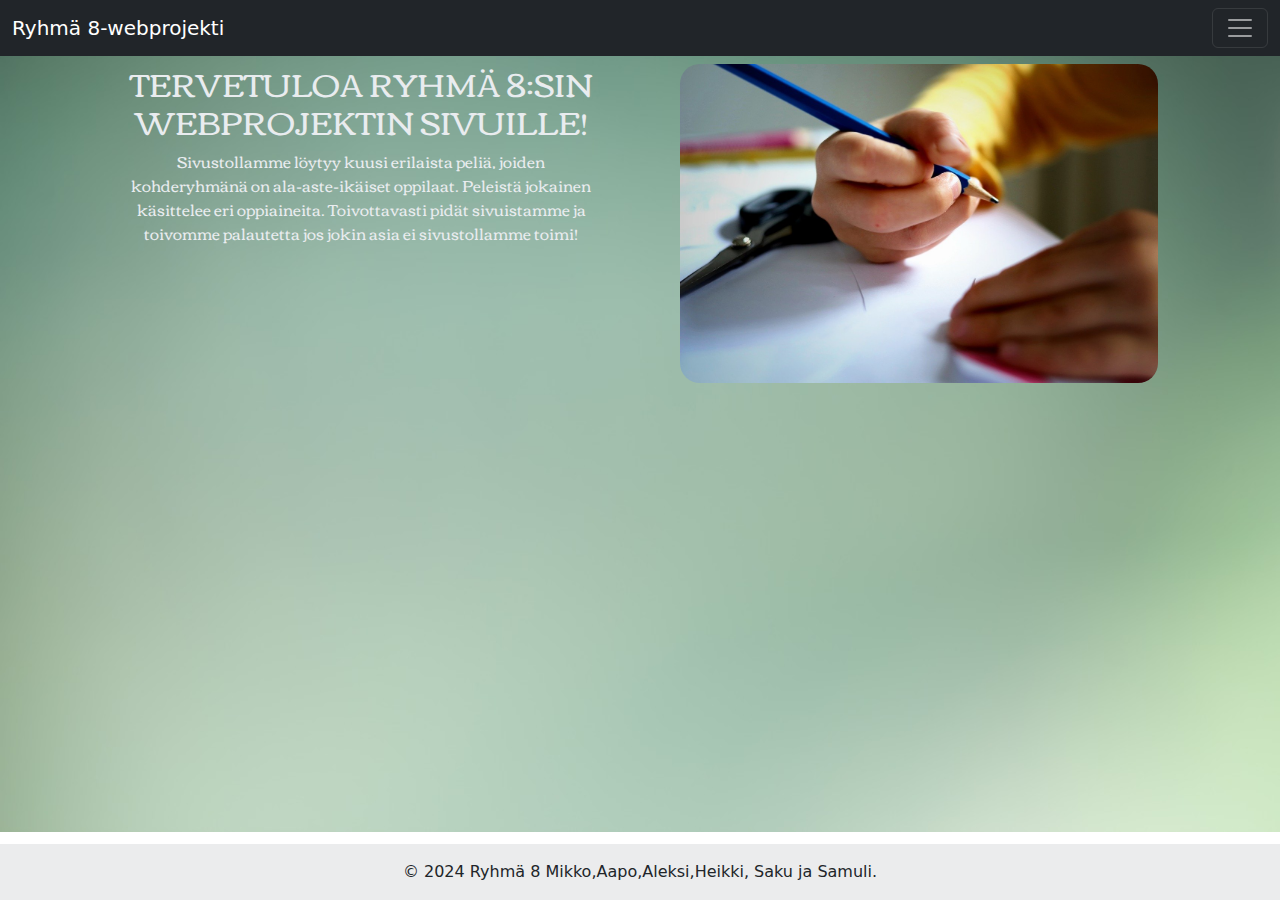
<file: index.html>
<!DOCTYPE html>
<html lang="en">
<head>
    <meta charset="UTF-8">
    <meta name="viewport" content="width=device-width, initial-scale=1.0">
    <link href="https://cdn.jsdelivr.net/npm/bootstrap@5.3.3/dist/css/bootstrap.min.css" rel="stylesheet" integrity="sha384-QWTKZyjpPEjISv5WaRU9OFeRpok6YctnYmDr5pNlyT2bRjXh0JMhjY6hW+ALEwIH" crossorigin="anonymous">
    <link rel="preconnect" href="https://fonts.googleapis.com">
    <link rel="preconnect" href="https://fonts.gstatic.com" crossorigin>
    <link href="https://fonts.googleapis.com/css2?family=Corben:wght@400;700&display=swap" rel="stylesheet">
    <link href="./css/index.css" rel="stylesheet">
    <style>
      .corben-regular {
          font-family: "Corben", serif;
          font-weight: 400;
          font-style: normal;
      }
      
      .corben-bold {
          font-family: "Corben", serif;
          font-weight: 700;
          font-style: normal;
      }
  </style>
    <title>Webprojekti</title>
</head>
<body>

   <!-- Kuvien lähteet: pixabay.com-->
    <nav class="navbar navbar-dark bg-dark fixed-top">
        <div class="container-fluid">
          <a class="navbar-brand" href="#">Ryhmä 8-webprojekti</a>
          <button class="navbar-toggler" type="button" data-bs-toggle="offcanvas" data-bs-target="#offcanvasDarkNavbar" aria-controls="offcanvasDarkNavbar" aria-label="Toggle navigation">
            <span class="navbar-toggler-icon"></span>
          </button>
          <div class="offcanvas offcanvas-end text-bg-dark" tabindex="-1" id="offcanvasDarkNavbar" aria-labelledby="offcanvasDarkNavbarLabel">
            <div class="offcanvas-header">
              <h5 class="offcanvas-title" id="offcanvasDarkNavbarLabel">MENU</h5>
              <button type="button" class="btn-close btn-close-white" data-bs-dismiss="offcanvas" aria-label="Close"></button>
            </div>
            <div class="offcanvas-body">
              <ul class="navbar-nav justify-content-end flex-grow-1 pe-3">
                <li class="nav-item">
                  <a class="nav-link" href="./index.html">Etusivu</a>
                </li>
                <li class="nav-item">
                  <a class="nav-link" href="./pelit.html">Pelit</a>
                </li>
                <li class="nav-item">
                    <a class="nav-link" href="./info.html">Info</a>
                </li>
                <li class="nav-item">
                    <a class="nav-link" href="./kooste.html">Koostesivu</a>
                </li>
              </ul>
            </div>
          </div>
        </div>
      </nav>
      <div class="container mt-5">
        <div class="container px-4 text-center">
          <div class="row gx-5">
            <div class="col">
             <div class="p-3">
              <h2>TERVETULOA RYHMÄ 8:SIN WEBPROJEKTIN SIVUILLE!</h2>
              <p>
                Sivustollamme löytyy kuusi erilaista peliä, joiden kohderyhmänä on ala-aste-ikäiset
                oppilaat. Peleistä jokainen käsittelee eri oppiaineita. Toivottavasti pidät sivuistamme
                ja toivomme palautetta jos jokin asia ei sivustollamme toimi!
              </p>
             </div>
            </div>
            <div class="col">
              <div class="p-3"><img src="./img/study.jpg" class="img-fluid rounded-image"></div>
            </div>
          </div>
        </div>
    </div>
    <footer class="bg-body-tertiary text-center text-lg-start">
      <div class="text-center p-3" style="background-color: rgba(0, 0, 0, 0.05);">
        © 2024 Ryhmä 8 Mikko,Aapo,Aleksi,Heikki, Saku ja Samuli.
      </div>
      </div>
    </footer>
    <script src="https://cdn.jsdelivr.net/npm/bootstrap@5.3.3/dist/js/bootstrap.bundle.min.js" integrity="sha384-YvpcrYf0tY3lHB60NNkmXc5s9fDVZLESaAA55NDzOxhy9GkcIdslK1eN7N6jIeHz" crossorigin="anonymous"></script>
</body>
</html>
</file>
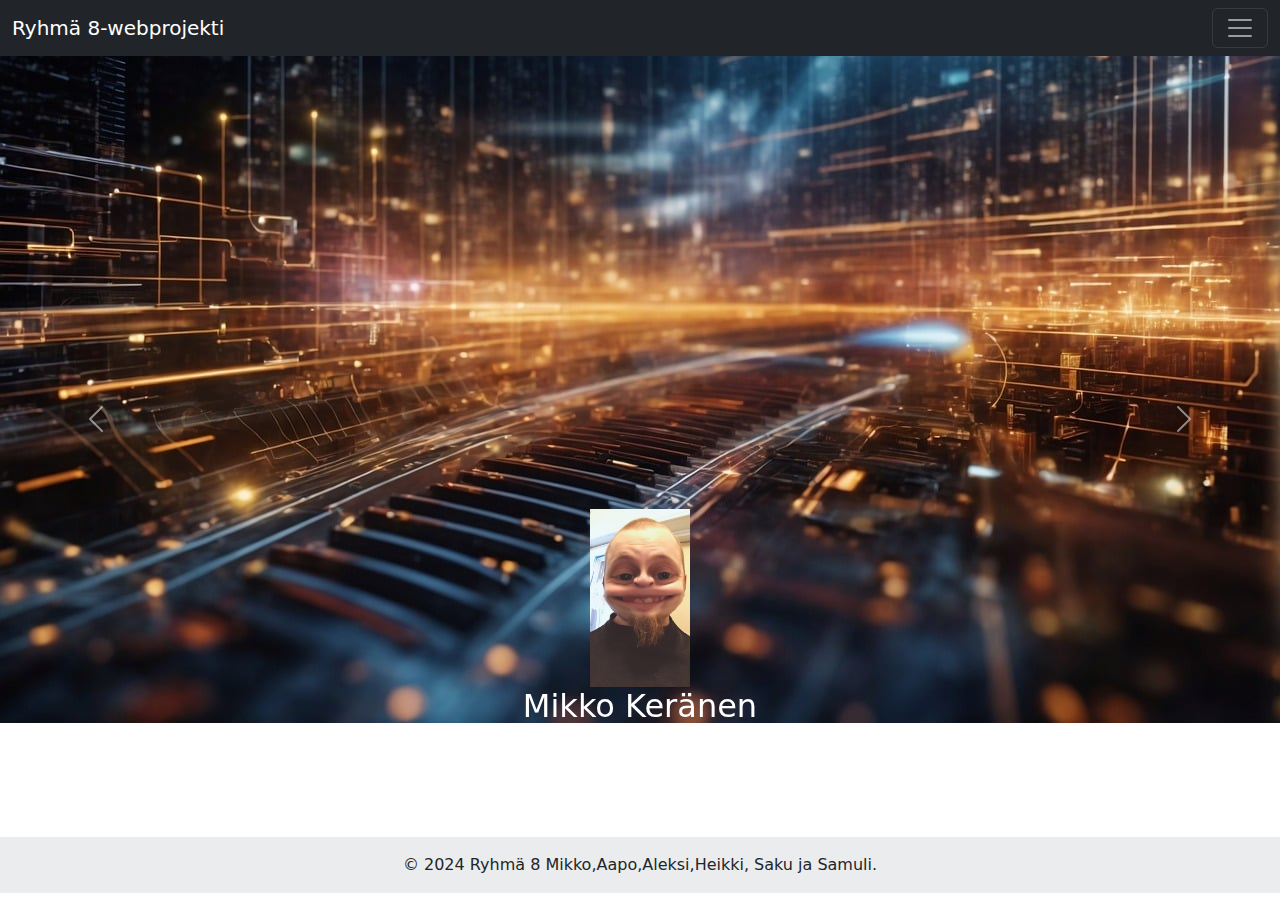
<file: info.html>
<!DOCTYPE html>
<html lang="en">
<head>
    <meta charset="UTF-8">
    <meta name="viewport" content="width=device-width, initial-scale=1.0">
    <link href="https://cdn.jsdelivr.net/npm/bootstrap@5.3.3/dist/css/bootstrap.min.css" rel="stylesheet" integrity="sha384-QWTKZyjpPEjISv5WaRU9OFeRpok6YctnYmDr5pNlyT2bRjXh0JMhjY6hW+ALEwIH" crossorigin="anonymous">
    <link href="./css/info.css" rel="stylesheet">
    <title>Webprojekti</title>
</head>
<body>
    <nav class="navbar navbar-dark bg-dark fixed-top">
        <div class="container-fluid">
          <a class="navbar-brand" href="#">Ryhmä 8-webprojekti</a>
          <button class="navbar-toggler" type="button" data-bs-toggle="offcanvas" data-bs-target="#offcanvasDarkNavbar" aria-controls="offcanvasDarkNavbar" aria-label="Toggle navigation">
            <span class="navbar-toggler-icon"></span>
          </button>
          <div class="offcanvas offcanvas-end text-bg-dark" tabindex="-1" id="offcanvasDarkNavbar" aria-labelledby="offcanvasDarkNavbarLabel">
            <div class="offcanvas-header">
              <h5 class="offcanvas-title" id="offcanvasDarkNavbarLabel">MENU</h5>
              <button type="button" class="btn-close btn-close-white" data-bs-dismiss="offcanvas" aria-label="Close"></button>
            </div>
            <div class="offcanvas-body">
              <ul class="navbar-nav justify-content-end flex-grow-1 pe-3">
                <li class="nav-item">
                  <a class="nav-link" href="./index.html">Etusivu</a>
                </li>
                <li class="nav-item">
                  <a class="nav-link" href="./pelit.html">Pelit</a>
                </li>
                <li class="nav-item">
                    <a class="nav-link" href="./info.html">Info</a>
                </li>
                <li class="nav-item">
                    <a class="nav-link" href="./kooste.html">Koostesivu</a>
                </li>
              </ul>
            </div>
          </div>
        </div>
      </nav>
      <div class="content-container">
        <div id="carouselExampleIndicators" class="carousel slide">
          
          <div class="carousel-inner">
            <div class="carousel-indicators">
              <button type="button" data-bs-target="#carouselExampleIndicators" data-bs-slide-to="0" class="active" aria-current="true" aria-label="Slide 1"></button>
              <button type="button" data-bs-target="#carouselExampleIndicators" data-bs-slide-to="1" aria-label="Slide 2"></button>
              <button type="button" data-bs-target="#carouselExampleIndicators" data-bs-slide-to="2" aria-label="Slide 3"></button>
              <button type="button" data-bs-target="#carouselExampleIndicators" data-bs-slide-to="3" aria-label="Slide 4"></button>
              <button type="button" data-bs-target="#carouselExampleIndicators" data-bs-slide-to="4" aria-label="Slide 5"></button>
              <button type="button" data-bs-target="#carouselExampleIndicators" data-bs-slide-to="5" aria-label="Slide 6"></button>
            </div>
            <div class="carousel-item active">
              <div class="row">
                <div class="col-md-6"></div>
                <img src="./img/digital-8280778_1280.jpg" class="d-block w-100 img-fluid" alt="...">
              </div>
              <div class="col-md-6">
                <div class="carousel-caption">
                  <img src="./img/IMG_5070.JPG" class="mikko-kuva">
                  <h2>Mikko Keränen</h2>
                  <p>Sivuston ulkoasun suunnittelua, koodausta. Oma peli kirjainsekoitus jossa pelaajan täytyy
                    arvata sana vihjeiden perusteella. Peli tallentaa tuloksen koostesivulle.
                  </p>
                </div>
              </div>
            </div>
            <div class="carousel-item">
              <div class="row">
                <img src="./img/Gorilla.jpg" class="d-block w-100 img-fluid" alt="...">
              </div>
              <div class="col-md-6">
                <div class="carousel-caption">
                  <img src="./img/Samuli.jpg" class="samuli-kuva">
                  <h2>Samuli Luttinen</h2>
                  <p>Tein simppelin matikkapelin joka on suunnattu peruskoululaisille.
                    Pelini arpoo lasku kysymykset randomisti, pelissä on 10 kysymystä,
                     jos vastaa kaikkiin oikein voittaa ja jos vastaa 3 kertaa väärin häviää pelin jonka jälkeen peli alkaa uudestaan.</p>
                </div>
              </div>
            </div>
              <div class="carousel-item">
                <div class="row">
                  <img src="./img/digital-8280778_1280.jpg" class="d-block w-100 img-fluid" alt="...">
                </div>
                <div class="col-md-6">
                  <div class="carousel-caption">
                    <img src="./img/goat.jpg" class="aapo-kuva">
                    <h2>Aapo Sarlin</h2>
                    <p>Tein pelin, jossa tulee eläimistä kuvia näytölle ja sinun pitää tietää
                        mikä eläin on kyseessä englanniksi. Kymmenen kysymyksen jälkeen
                        peli laskee pisteesi.
                    </p>
                  </div>
                </div>
              </div>
                <div class="carousel-item">
                  <div class="row">
                    <img src="./img/digital-8280778_1280.jpg" class="d-block w-100 img-fluid" alt="...">
                  </div>
                  <div class="col-md-6">
                    <div class="carousel-caption">
                      <img src="./img/HT.JPG" class="heikki-kuva">
                      <h2>Heikki Takalo</h2>
                      <p>Sivuston korjausta jos olen löytänyt jotain vikoja sekä oma peli
                        arvaa oikea maa, jossa näytölle tulee eri maiden lippuja ja sinun pitää valita neljästä
                        vaihtoehdosta lippua vastaava maa.
                      </p>
                    </div>
                  </div>
                </div>
                <div class="carousel-item">
                  <div class="row">
                    <img src="./img/digital-8280778_1280.jpg" class="d-block w-100 img-fluid" alt="...">
                  </div>
                  <div class="col-md-6">
                    <div class="carousel-caption">
                      <img src="./img/aleksi.jpg" class="aleksi-kuva">
                      <h2>Aleksi Härmä</h2>
                      <p>Minä tein uskonnon quiz pelin, jossa on 10 kysymystä uskonnosta ja jokaisen kysymyksen
                         jälkeen peli kertoo menikö vastaus väärin ja mikä oli oikea vastaus.
                         Pelin jokaisessa kysymyksessä on 4 vaihtoehtoa ja lopuksi peli kertoo kokonaispisteet.
                      </p>
                    </div>
                  </div>
                </div>
                <div class="carousel-item">
                  <div class="row">
                    <img src="./img/digital-8280778_1280.jpg" class="d-block w-100 img-fluid" alt="...">
                  </div>
                  <div class="col-md-6">
                    <div class="carousel-caption">
                      <img src="./img/sakkerttoni.jpg" class="saku-kuva">
                      <h2>Saku Sarajärvi</h2>
                      <p>
                        Tein pelin, jossa on 12 historiaan liittyvää kysymystä. Kysymysten välissä näet saitko vastauksen
                        oikein vai väärin, ja lopussa näet yhteispisteet oikein vastatuista kysymyksistä. 
                        Vastausvaihtoehtoja on 4 kappaletta jokaisessa kysymyksessä.
                      </p>
                    </div>
                  </div>
                </div>
          <button class="carousel-control-prev" type="button" data-bs-target="#carouselExampleIndicators" data-bs-slide="prev">
            <span class="carousel-control-prev-icon" aria-hidden="true"></span>
            <span class="visually-hidden">Edellinen</span>
          </button>
          <button class="carousel-control-next" type="button" data-bs-target="#carouselExampleIndicators" data-bs-slide="next">
            <span class="carousel-control-next-icon" aria-hidden="true"></span>
            <span class="visually-hidden">Seuraava</span>
          </button>
        </div>
      </div>
        <footer class="bg-body-tertiary text-center text-lg-start">
          <div class="text-center p-3" style="background-color: rgba(0, 0, 0, 0.05);">
            © 2024 Ryhmä 8 Mikko,Aapo,Aleksi,Heikki, Saku ja Samuli.
          </div>
        </footer>
    <script src="https://cdn.jsdelivr.net/npm/bootstrap@5.3.3/dist/js/bootstrap.bundle.min.js" integrity="sha384-YvpcrYf0tY3lHB60NNkmXc5s9fDVZLESaAA55NDzOxhy9GkcIdslK1eN7N6jIeHz" crossorigin="anonymous"></script>
    
</body>
</html>
</file>
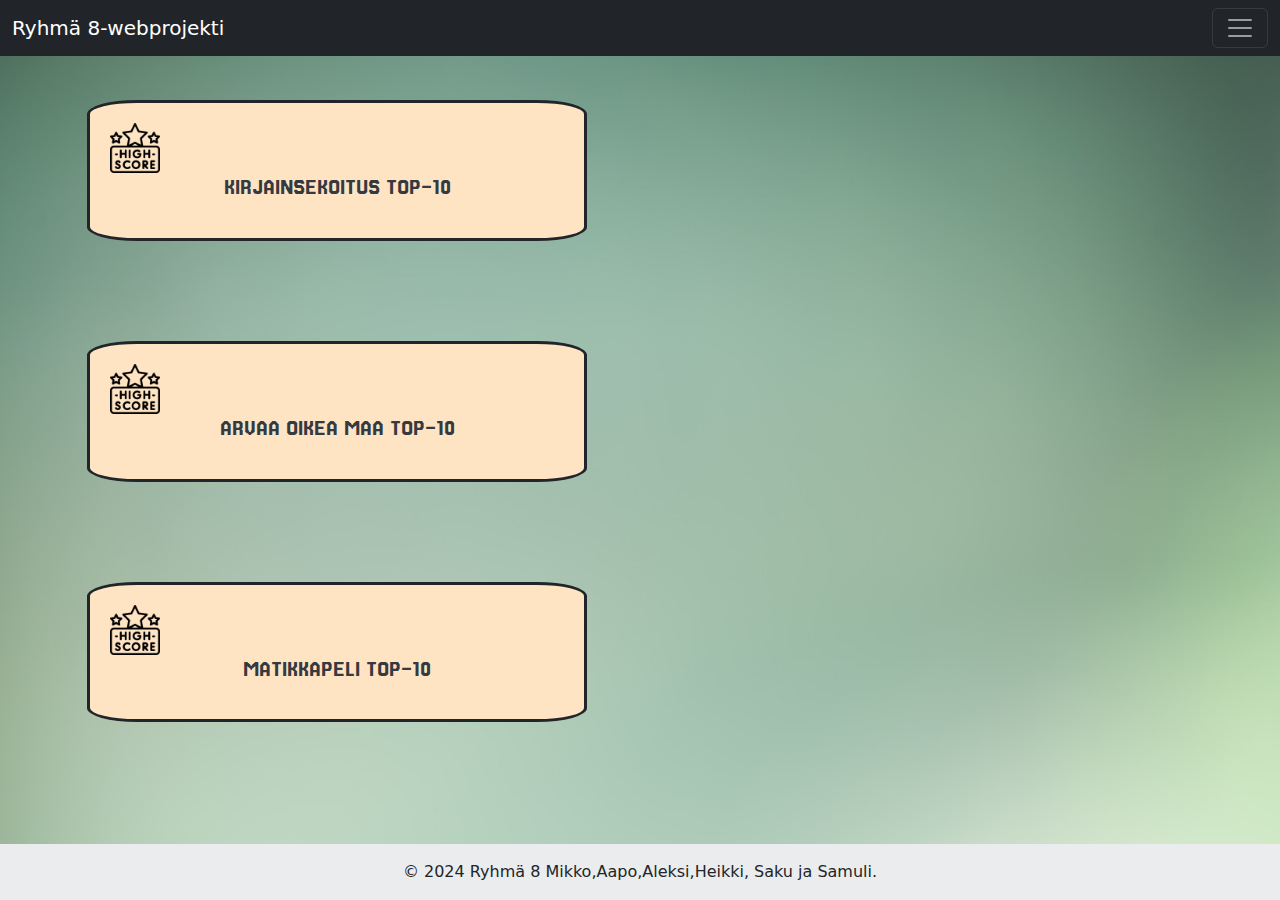
<file: kooste.html>
<!DOCTYPE html>
<html lang="en">
<head>
    <meta charset="UTF-8">
    <meta name="viewport" content="width=device-width, initial-scale=1.0">
    <link href="https://cdn.jsdelivr.net/npm/bootstrap@5.3.3/dist/css/bootstrap.min.css" rel="stylesheet" integrity="sha384-QWTKZyjpPEjISv5WaRU9OFeRpok6YctnYmDr5pNlyT2bRjXh0JMhjY6hW+ALEwIH" crossorigin="anonymous">
    <link rel="preconnect" href="https://fonts.googleapis.com">
    <link rel="preconnect" href="https://fonts.gstatic.com" crossorigin>
    <link href="https://fonts.googleapis.com/css2?family=Jersey+25&display=swap" rel="stylesheet">
    <link href="./css/kooste.css" rel="stylesheet"> 
    <title>Webprojekti</title>
</head>
<body>
    <nav class="navbar navbar-dark bg-dark fixed-top">
        <div class="container-fluid">
          <a class="navbar-brand" href="#">Ryhmä 8-webprojekti</a>
          <button class="navbar-toggler" type="button" data-bs-toggle="offcanvas" data-bs-target="#offcanvasDarkNavbar" aria-controls="offcanvasDarkNavbar" aria-label="Toggle navigation">
            <span class="navbar-toggler-icon"></span>
          </button>
          <div class="offcanvas offcanvas-end text-bg-dark" tabindex="-1" id="offcanvasDarkNavbar" aria-labelledby="offcanvasDarkNavbarLabel">
            <div class="offcanvas-header">
              <h5 class="offcanvas-title" id="offcanvasDarkNavbarLabel">MENU</h5>
              <button type="button" class="btn-close btn-close-white" data-bs-dismiss="offcanvas" aria-label="Close"></button>
            </div>
            <div class="offcanvas-body">
              <ul class="navbar-nav justify-content-end flex-grow-1 pe-3">
                <li class="nav-item">
                  <a class="nav-link" href="./index.html">Etusivu</a>
                </li>
                <li class="nav-item">
                  <a class="nav-link" href="./pelit.html">Pelit</a>
                </li>
                <li class="nav-item">
                    <a class="nav-link" href="./info.html">Info</a>
                </li>
                <li class="nav-item">
                    <a class="nav-link" href="./kooste.html">Koostesivu</a>
                </li>
              </ul>
            </div>
          </div>
        </div>
      </nav>
      <div class="container mt-5">
        <div id="high-scores">
          <img src="./img/high_score.png" alt="high-score-img">
          <h4>KIRJAINSEKOITUS TOP-10</h4>
          <ol id="high-scores-list"></ol>
        </div>
    </div>
    <div class="container mt-5">
      <div id="high-scores">
        <img src="./img/high_score.png" alt="high-score-img">
        <h4>ARVAA OIKEA MAA TOP-10</h4>
        <ol id="high-scores-listt"></ol>
      </div>
  </div>
  <div class="container mt-5">
    <div id="high-scores">
      <img src="./img/high_score.png" alt="high-score-img">
      <h4>MATIKKAPELI TOP-10</h4>
      <ol id="high-scores-list"></ol>
    </div>
</div>
    <footer class="bg-body-tertiary text-center text-lg-start">
      <div class="text-center p-3" style="background-color: rgba(0, 0, 0, 0.05);">
        © 2024 Ryhmä 8 Mikko,Aapo,Aleksi,Heikki, Saku ja Samuli.
      </div>
    </footer>
    <script src="https://cdn.jsdelivr.net/npm/bootstrap@5.3.3/dist/js/bootstrap.bundle.min.js" integrity="sha384-YvpcrYf0tY3lHB60NNkmXc5s9fDVZLESaAA55NDzOxhy9GkcIdslK1eN7N6jIeHz" crossorigin="anonymous"></script>
    <script src="./js/kooste.js"></script>
</body>
</html>
</file>
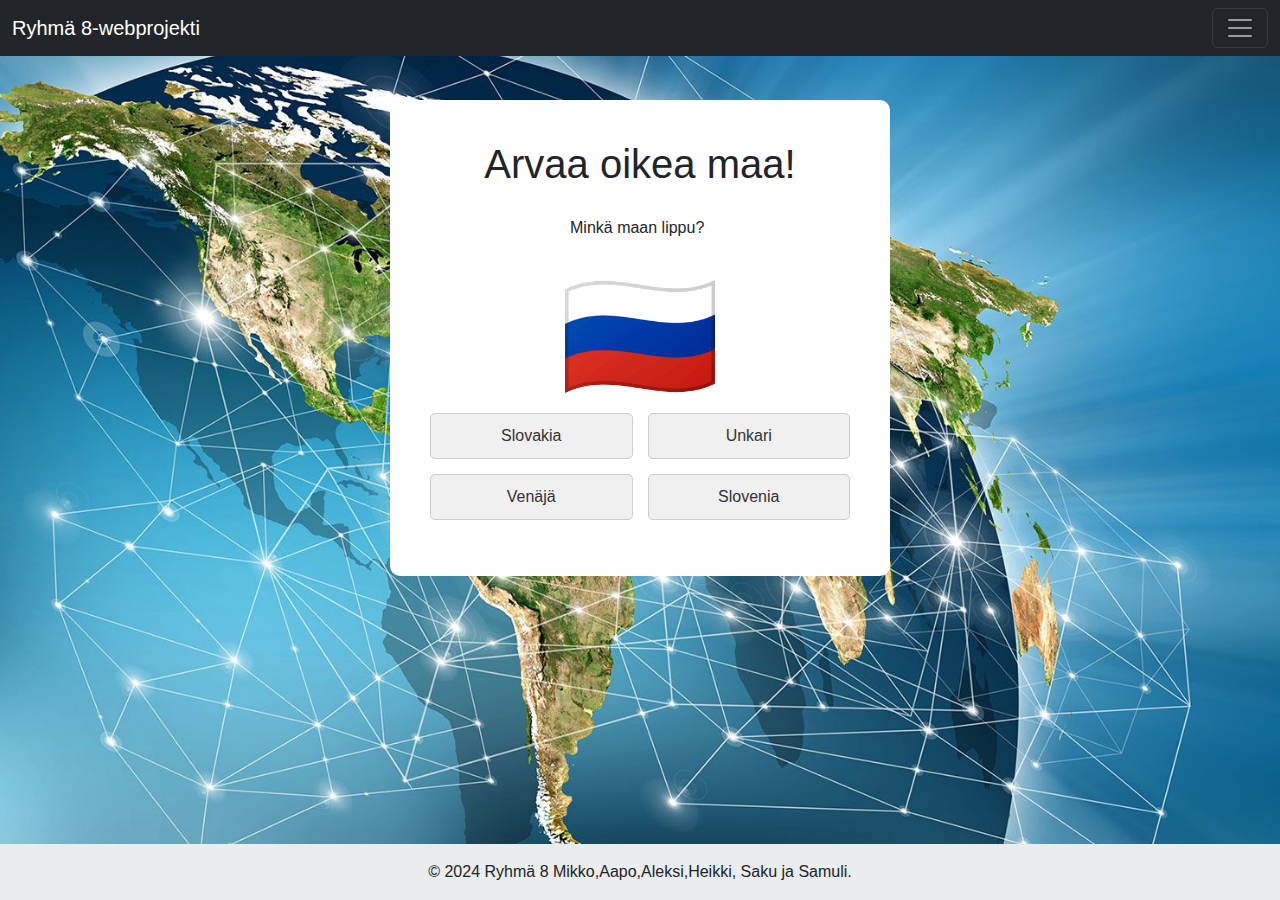
<file: peli1.html>
<!DOCTYPE html>
<html lang="en">

<head>
  <meta charset="UTF-8">
  <meta name="viewport" content="width=device-width, initial-scale=1.0">
  <title>Projekti</title>
  <link href="https://cdn.jsdelivr.net/npm/bootstrap@5.3.3/dist/css/bootstrap.min.css" rel="stylesheet"
    integrity="sha384-QWTKZyjpPEjISv5WaRU9OFeRpok6YctnYmDr5pNlyT2bRjXh0JMhjY6hW+ALEwIH" crossorigin="anonymous">
  <link href="./css/peli1.css" rel="stylesheet">
</head>

<body>
  <nav class="navbar navbar-dark bg-dark fixed-top">
    <div class="container-fluid">
      <a class="navbar-brand" href="#">Ryhmä 8-webprojekti</a>
      <button class="navbar-toggler" type="button" data-bs-toggle="offcanvas" data-bs-target="#offcanvasDarkNavbar"
        aria-controls="offcanvasDarkNavbar" aria-label="Toggle navigation">
        <span class="navbar-toggler-icon"></span>
      </button>
      <div class="offcanvas offcanvas-end text-bg-dark" tabindex="-1" id="offcanvasDarkNavbar"
        aria-labelledby="offcanvasDarkNavbarLabel">
        <div class="offcanvas-header">
          <h5 class="offcanvas-title" id="offcanvasDarkNavbarLabel">MENU</h5>
          <button type="button" class="btn-close btn-close-white" data-bs-dismiss="offcanvas"
            aria-label="Close"></button>
        </div>
        <div class="offcanvas-body">
          <ul class="navbar-nav justify-content-end flex-grow-1 pe-3">
            <li class="nav-item">
              <a class="nav-link" href="./index.html">Etusivu</a>
            </li>
            <li class="nav-item">
              <a class="nav-link" href="./pelit.html">Pelit</a>
            </li>
            <li class="nav-item">
              <a class="nav-link" href="./info.html">Info</a>
            </li>
            <li class="nav-item">
              <a class="nav-link" href="./kooste.html">Koostesivu</a>
            </li>
          </ul>
        </div>
      </div>
    </div>
  </nav>
  <div id="quiz">
    <h1>Arvaa oikea maa!</h1>
    <div id="question"></div>
    <img id="flag" src="" width="150">
    <div id="options"></div>
    <p id="score"></p>
  </div>
  <footer class="bg-body-tertiary text-center text-lg-start">
    <div class="text-center p-3" style="background-color: rgba(0, 0, 0, 0.05);">
      © 2024 Ryhmä 8 Mikko,Aapo,Aleksi,Heikki, Saku ja Samuli.
    </div>
  </footer>
  <script src="https://cdn.jsdelivr.net/npm/bootstrap@5.3.3/dist/js/bootstrap.bundle.min.js"
    integrity="sha384-YvpcrYf0tY3lHB60NNkmXc5s9fDVZLESaAA55NDzOxhy9GkcIdslK1eN7N6jIeHz"
    crossorigin="anonymous"></script>
  <script src="./js/peli1.js"></script>
</body>

</html>
</file>
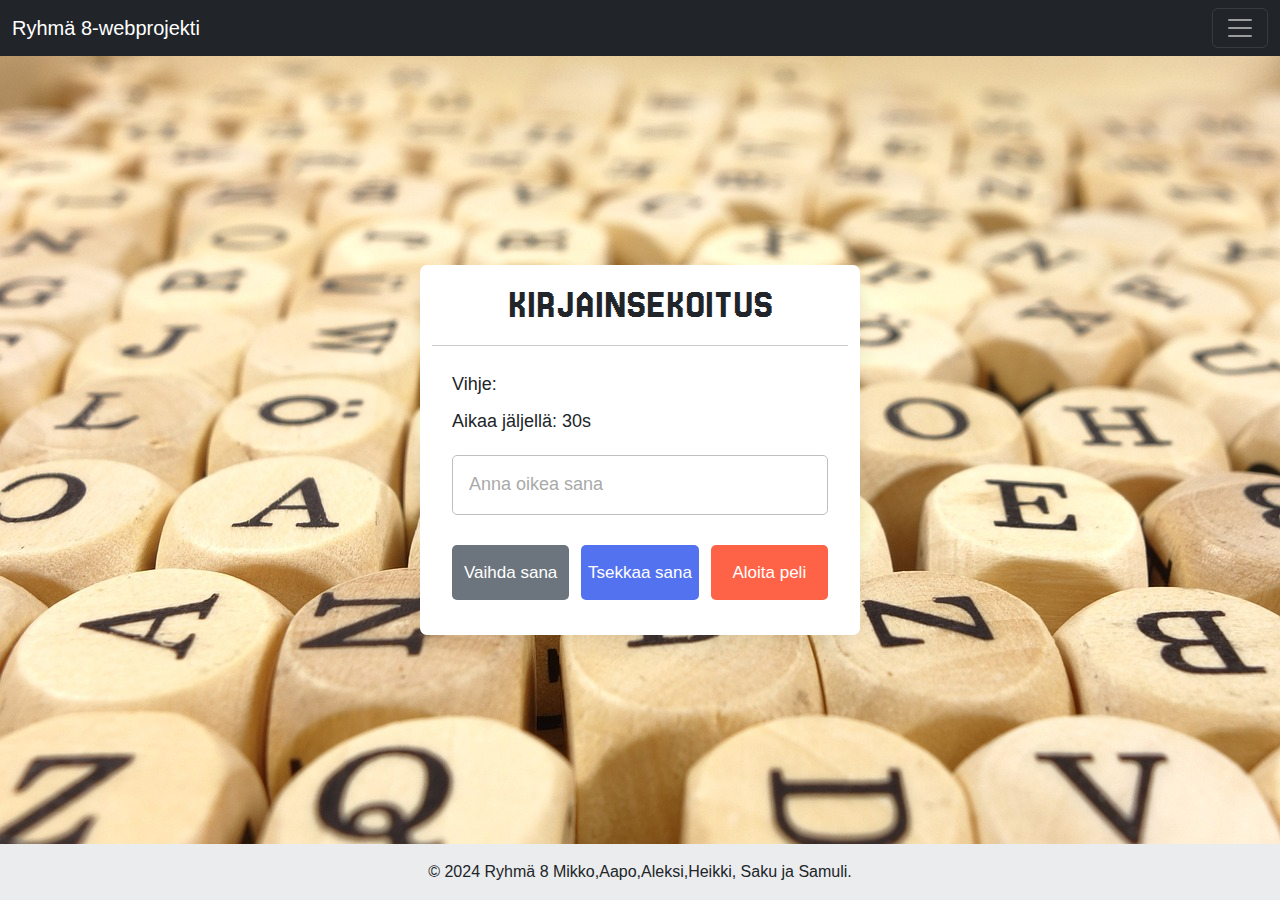
<file: peli2.html>
<!DOCTYPE html>
<html lang="en">
<head>
    <meta charset="UTF-8">
    <meta name="viewport" content="width=device-width, initial-scale=1.0">
    <link href="https://cdn.jsdelivr.net/npm/bootstrap@5.3.3/dist/css/bootstrap.min.css" rel="stylesheet" integrity="sha384-QWTKZyjpPEjISv5WaRU9OFeRpok6YctnYmDr5pNlyT2bRjXh0JMhjY6hW+ALEwIH" crossorigin="anonymous">
    <link rel="preconnect" href="https://fonts.googleapis.com">
    <link rel="preconnect" href="https://fonts.gstatic.com" crossorigin>
    <link href="https://fonts.googleapis.com/css2?family=Jersey+25&display=swap" rel="stylesheet">
    <link href="./css/peli2.css"  rel="stylesheet">
    <title>Kirjainsekoitus</title>
</head>
<body>
    <nav class="navbar navbar-dark bg-dark fixed-top">
        <div class="container-fluid">
          <a class="navbar-brand" href="#">Ryhmä 8-webprojekti</a>
          <button class="navbar-toggler" type="button" data-bs-toggle="offcanvas" data-bs-target="#offcanvasDarkNavbar" aria-controls="offcanvasDarkNavbar" aria-label="Toggle navigation">
            <span class="navbar-toggler-icon"></span>
          </button>
          <div class="offcanvas offcanvas-end text-bg-dark" tabindex="-1" id="offcanvasDarkNavbar" aria-labelledby="offcanvasDarkNavbarLabel">
            <div class="offcanvas-header">
              <h5 class="offcanvas-title" id="offcanvasDarkNavbarLabel">MENU</h5>
              <button type="button" class="btn-close btn-close-white" data-bs-dismiss="offcanvas" aria-label="Close"></button>
            </div>
            <div class="offcanvas-body">
              <ul class="navbar-nav justify-content-end flex-grow-1 pe-3">
                <li class="nav-item">
                  <a class="nav-link" href="./index.html">Etusivu</a>
                </li>
                <li class="nav-item">
                  <a class="nav-link" href="./pelit.html">Pelit</a>
                </li>
                <li class="nav-item">
                    <a class="nav-link" href="./info.html">Info</a>
                </li>
                <li class="nav-item">
                    <a class="nav-link" href="./kooste.html">Koostesivu</a>
                </li>
              </ul>
            </div>
          </div>
        </div>
      </nav>
        <div class="container">
          <h2>KIRJAINSEKOITUS</h2> 
          <div class="content">
            <p class="word"></p>
            <div class="details">
              <p class="hint">Vihje: <span></span></p>
              <p class="time">Aikaa jäljellä: <span><b>30</b>s</span></p>
            </div>
            <input type="text" spellcheck="false" placeholder="Anna oikea sana">
            <div class="buttons">
              <button class="refresh-word">Vaihda sana</button>
              <button class="check-word">Tsekkaa sana</button>
              <button class="start-game-btn">Aloita peli</button>
              </div>
            </div>
          </div>
        </div> 
        <!-- Kuvien lähteet: pixabay.com-->
        <footer class="bg-body-tertiary text-center text-lg-start">
          <div class="text-center p-3" style="background-color: rgba(0, 0, 0, 0.05);">
            © 2024 Ryhmä 8 Mikko,Aapo,Aleksi,Heikki, Saku ja Samuli.
          </div>
        </footer> 
    <script src="https://cdn.jsdelivr.net/npm/bootstrap@5.3.3/dist/js/bootstrap.bundle.min.js" integrity="sha384-YvpcrYf0tY3lHB60NNkmXc5s9fDVZLESaAA55NDzOxhy9GkcIdslK1eN7N6jIeHz" crossorigin="anonymous"></script>
    <script src="./js/peli2words.js"></script>
    <script src="./js/peli2.js"></script>
</body>
</html>
</file>
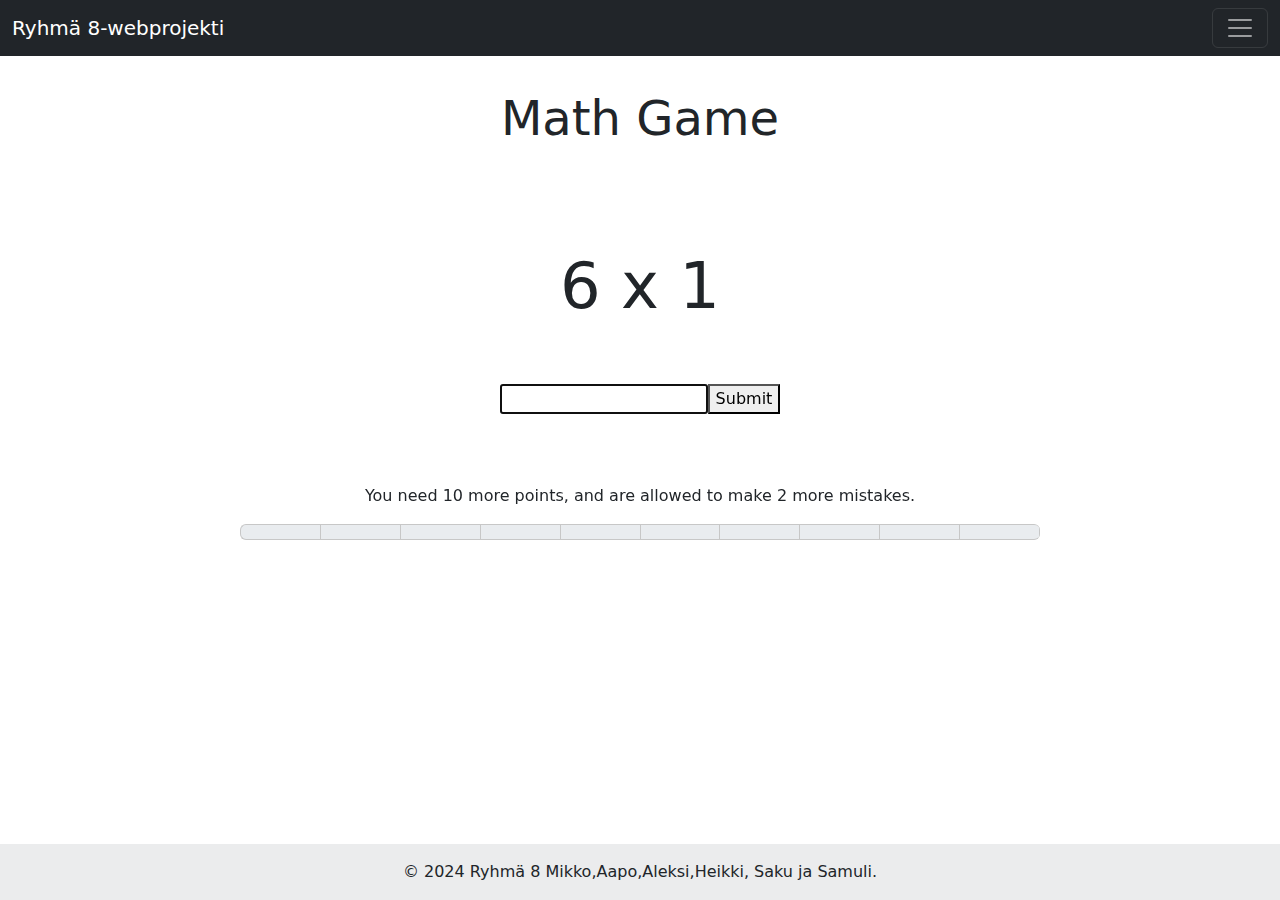
<file: Peli4.html>
<!DOCTYPE html>
<html lang="en">
<head>
    <meta charset="UTF-8">
    <meta name="viewport" content="width=device-width, initial-scale=1.0">
    <title>Math Game</title>
    <link href="https://cdn.jsdelivr.net/npm/bootstrap@5.3.3/dist/css/bootstrap.min.css" rel="stylesheet" integrity="sha384-QWTKZyjpPEjISv5WaRU9OFeRpok6YctnYmDr5pNlyT2bRjXh0JMhjY6hW+ALEwIH" crossorigin="anonymous">
    <link href="css/Peli4.css" rel="stylesheet">
</head>
<body>
    <nav class="navbar navbar-dark bg-dark fixed-top">
        <div class="container-fluid">
          <a class="navbar-brand" href="#">Ryhmä 8-webprojekti</a>
          <button class="navbar-toggler" type="button" data-bs-toggle="offcanvas" data-bs-target="#offcanvasDarkNavbar" aria-controls="offcanvasDarkNavbar" aria-label="Toggle navigation">
            <span class="navbar-toggler-icon"></span>
          </button>
          <div class="offcanvas offcanvas-end text-bg-dark" tabindex="-1" id="offcanvasDarkNavbar" aria-labelledby="offcanvasDarkNavbarLabel">
            <div class="offcanvas-header">
              <h5 class="offcanvas-title" id="offcanvasDarkNavbarLabel">MENU</h5>
              <button type="button" class="btn-close btn-close-white" data-bs-dismiss="offcanvas" aria-label="Close"></button>
            </div>
            <div class="offcanvas-body">
              <ul class="navbar-nav justify-content-end flex-grow-1 pe-3">
                <li class="nav-item">
                  <a class="nav-link" href="./index.html">Etusivu</a>
                </li>
                <li class="nav-item">
                  <a class="nav-link" href="./pelit.html">Pelit</a>
                </li>
                <li class="nav-item">
                    <a class="nav-link" href="./info.html">Info</a>
                </li>
                <li class="nav-item">
                    <a class="nav-link" href="./kooste.html">Koostesivu</a>
                </li>
              </ul>
            </div>
          </div>
        </div>
      </nav>

    <div class="content">
        <h1>Math Game</h1>
    </div>

    <div class="main-ui">
        <p class="problem"></p>

        <form action="" class="my-form">
            <input type="text" class="my-field" autocomplete="off">
            <button>Submit</button>
        </form>

        <p class="status">You need <span class="points-needed">10</span> more points, and are allowed to make <span class="mistakes-allowed">2</span> more mistakes.</p>

        <div class="progress">
            <div class="boxes">
                <div class="box"></div>
                <div class="box"></div>
                <div class="box"></div>
                <div class="box"></div>
                <div class="box"></div>
                <div class="box"></div>
                <div class="box"></div>
                <div class="box"></div>
                <div class="box"></div>
                <div class="box"></div>
            </div>
            <div class="progress-inner"></div>
        </div>
    </div>

    <div class="overlay">
        <div class="overlay-inner">
            <p class="end-message" ></p>
            <button class ="reset-button">Start Over</button>
        </div>
    </div>
    <footer class="bg-body-tertiary text-center text-lg-start">
      <div class="text-center p-3" style="background-color: rgba(0, 0, 0, 0.05);">
        © 2024 Ryhmä 8 Mikko,Aapo,Aleksi,Heikki, Saku ja Samuli.
      </div>
    </footer>
 <script src="js/Peli4.js"></script>
 <script src="https://cdn.jsdelivr.net/npm/bootstrap@5.3.3/dist/js/bootstrap.bundle.min.js" integrity="sha384-YvpcrYf0tY3lHB60NNkmXc5s9fDVZLESaAA55NDzOxhy9GkcIdslK1eN7N6jIeHz" crossorigin="anonymous"></script>
</body>
</html>
</file>
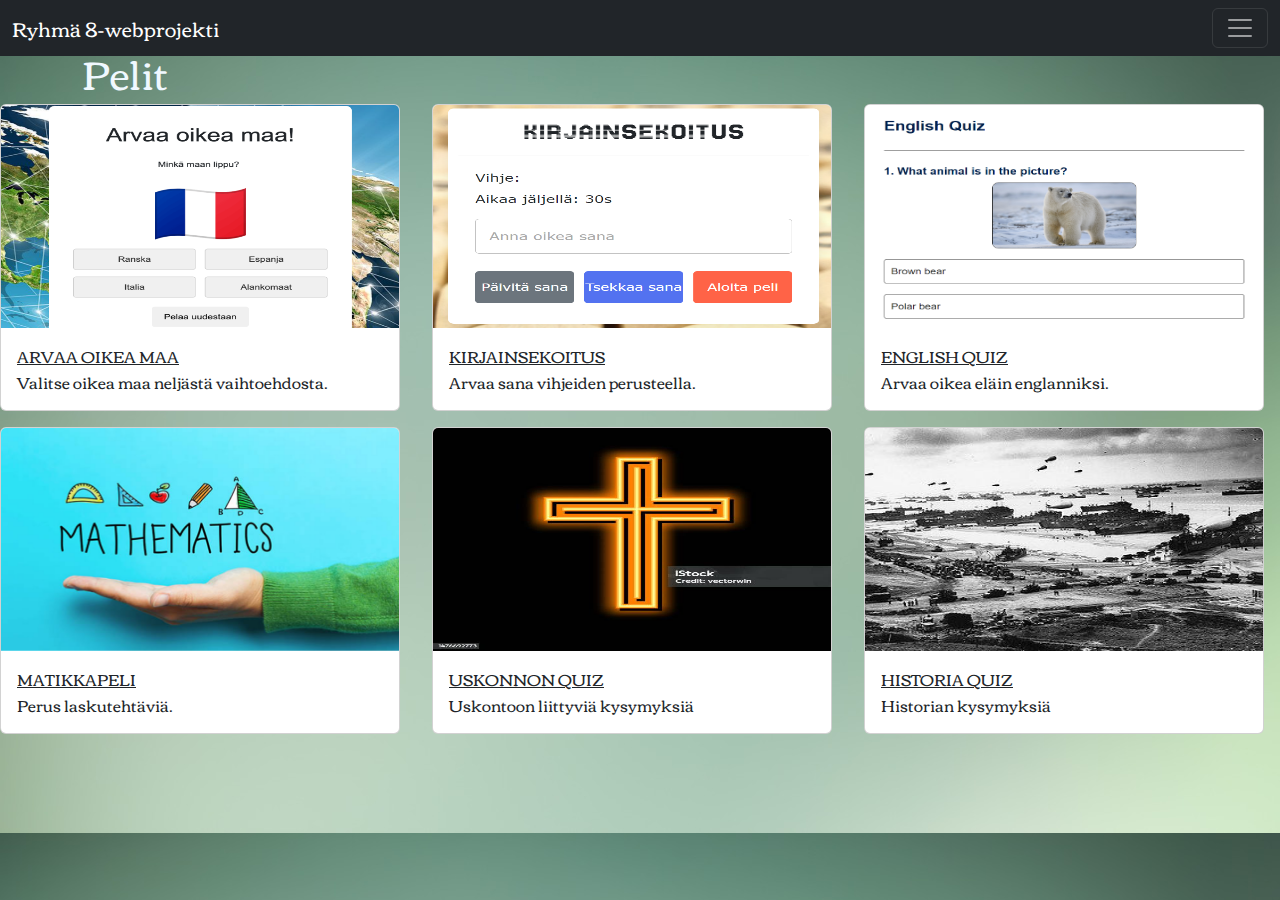
<file: pelit.html>
<!DOCTYPE html>
<html lang="en">
<head>
    <meta charset="UTF-8">
    <meta name="viewport" content="width=device-width, initial-scale=1.0">
    <link href="https://cdn.jsdelivr.net/npm/bootstrap@5.3.3/dist/css/bootstrap.min.css" rel="stylesheet" integrity="sha384-QWTKZyjpPEjISv5WaRU9OFeRpok6YctnYmDr5pNlyT2bRjXh0JMhjY6hW+ALEwIH" crossorigin="anonymous">
    <link rel="preconnect" href="https://fonts.googleapis.com">
    <link rel="preconnect" href="https://fonts.gstatic.com" crossorigin>
    <link href="https://fonts.googleapis.com/css2?family=Corben:wght@400;700&display=swap" rel="stylesheet">
    <link href="./css/pelit.css" rel="stylesheet">
    <style>
      .corben-regular {
          font-family: "Corben", serif;
          font-weight: 400;
          font-style: normal;
      }
      
      .corben-bold {
          font-family: "Corben", serif;
          font-weight: 700;
          font-style: normal;
      }
  </style>
    <title>Webprojekti</title>
</head>
<body>
    <nav class="navbar navbar-dark bg-dark fixed-top">
        <div class="container-fluid">
          <a class="navbar-brand" href="#">Ryhmä 8-webprojekti</a>
          <button class="navbar-toggler" type="button" data-bs-toggle="offcanvas" data-bs-target="#offcanvasDarkNavbar" aria-controls="offcanvasDarkNavbar" aria-label="Toggle navigation">
            <span class="navbar-toggler-icon"></span>
          </button>
          <div class="offcanvas offcanvas-end text-bg-dark" tabindex="-1" id="offcanvasDarkNavbar" aria-labelledby="offcanvasDarkNavbarLabel">
            <div class="offcanvas-header">
              <h5 class="offcanvas-title" id="offcanvasDarkNavbarLabel">MENU</h5>
              <button type="button" class="btn-close btn-close-white" data-bs-dismiss="offcanvas" aria-label="Close"></button>
            </div>
            <div class="offcanvas-body">
              <ul class="navbar-nav justify-content-end flex-grow-1 pe-3">
                <li class="nav-item">
                  <a class="nav-link" href="./index.html">Etusivu</a>
                </li>
                <li class="nav-item">
                  <a class="nav-link" href="./pelit.html">Pelit</a>
                </li>
                <li class="nav-item">
                    <a class="nav-link" href="./info.html">Info</a>
                </li>
                <li class="nav-item">
                    <a class="nav-link" href="./kooste.html">Koostesivu</a>
                </li>
              </ul>
            </div>
          </div>
        </div>
      </nav>
      <div class="container mt-5">
        <h1>Pelit</h1>
    </div>
    <div class="row row-cols-1 row-cols-md-2 row-cols-lg-3 g-3">
  <div class="col">
    <div class="card" style="width: 25rem;">
      <img src="./img/lippupeli.png" class="card-img-top" alt="peli1" height="223px">
      <div class="card-body">
        <a class="card-title" href="./peli1.html">ARVAA OIKEA MAA</a>
        <p class="card-text">
          Valitse oikea maa neljästä vaihtoehdosta.
        </p>
      </div>
    </div>
  </div>
  <div class="col">
    <div class="card" style="width: 25rem;">
      <img src="./img/sanaseko.png" class="card-img-top" alt="peli" height="223px">
      <div class="card-body">
        <a class="card-title" href="./peli2.html">KIRJAINSEKOITUS</a>
        <p class="card-text">
          Arvaa sana vihjeiden perusteella.
        </p>
      </div>
    </div>
  </div>
  <div class="col">
    <div class="card" style="width: 25rem;">
      <img src="./img/aaponpeli.png" class="card-img-top" alt="peli" height="223px">
      <div class="card-body">
        <a class="card-title" href="./peli3.html">ENGLISH QUIZ</a>
        <p class="card-text">
          Arvaa oikea eläin englanniksi.
        </p>
      </div>
    </div>
  </div>
  <div class="col">
    <div class="card" style="width: 25rem;">
      <img src="./img/matikkapeli.jpg" class="card-img-top" alt="peli" height="223px">
      <div class="card-body">
        <a class="card-title" href="./Peli4.html">MATIKKAPELI</a>
        <p class="card-text">
          Perus laskutehtäviä.
        </p>
      </div>
    </div>
  </div><div class="col">
    <div class="card" style="width: 25rem;">
      <img src="img/peli5kuva.jpg" class="card-img-top" alt="peli" height="223px">
      <div class="card-body">
        <a class="card-title" href="peli5.html">USKONNON QUIZ</a>
        <p class="card-text">
          Uskontoon liittyviä kysymyksiä
        </p>
      </div>
    </div>
  </div><div class="col">
    <div class="card" style="width: 25rem;">
      <img src="./img/normandia.jpg" class="card-img-top" alt="peli" height="223px">
      <div class="card-body">
        <a class="card-title" href="peli6.html">HISTORIA QUIZ</a>
        <p class="card-text">
          Historian kysymyksiä
        </p>
      </div>
    </div>
  </div>
  
    <script src="https://cdn.jsdelivr.net/npm/bootstrap@5.3.3/dist/js/bootstrap.bundle.min.js" integrity="sha384-YvpcrYf0tY3lHB60NNkmXc5s9fDVZLESaAA55NDzOxhy9GkcIdslK1eN7N6jIeHz" crossorigin="anonymous"></script>
    
</body>
</html>
</file>
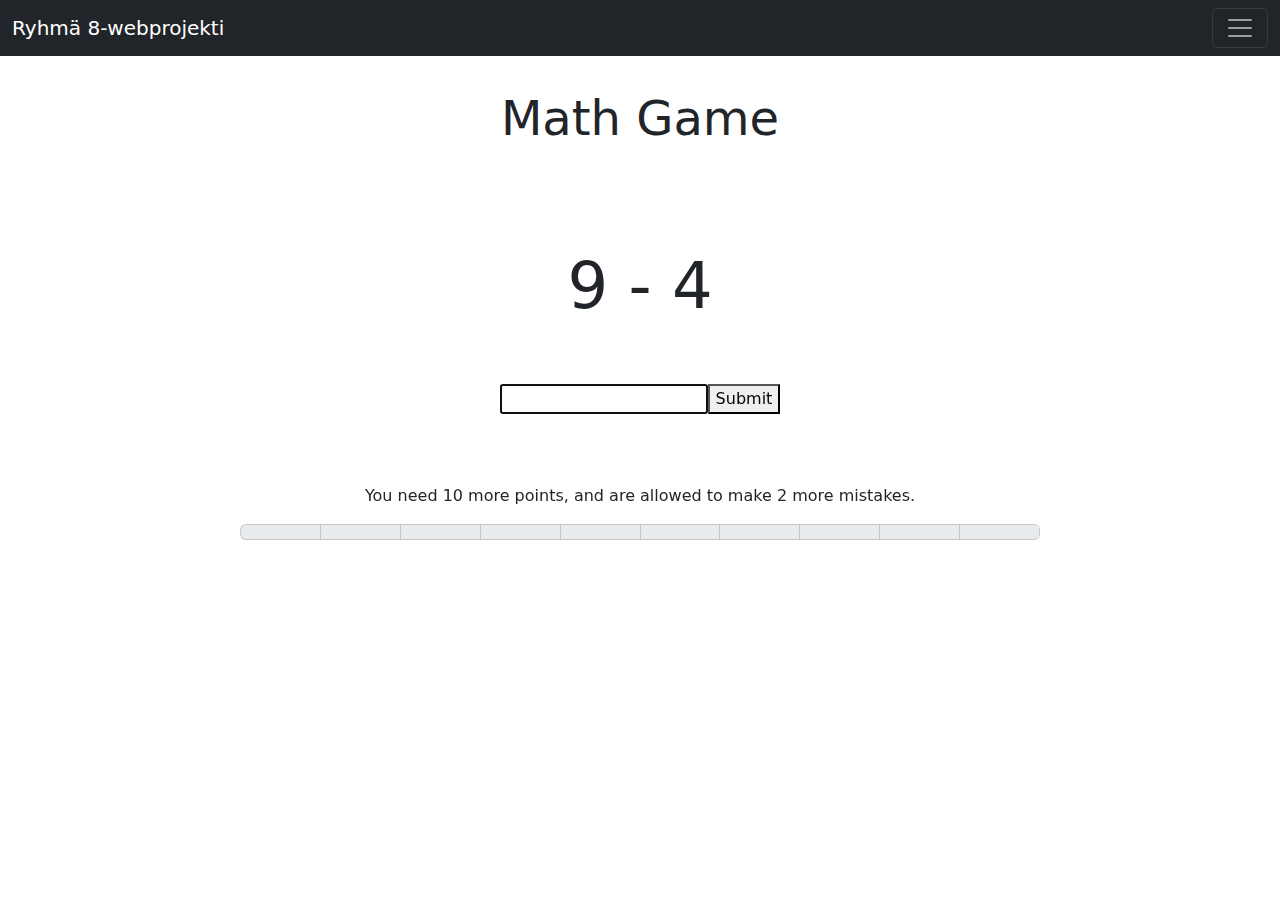
<file: Project.html>
<!DOCTYPE html>
<html lang="en">
<head>
    <meta charset="UTF-8">
    <meta name="viewport" content="width=device-width, initial-scale=1.0">
    <title>Math Game</title>
    <link href="https://cdn.jsdelivr.net/npm/bootstrap@5.3.3/dist/css/bootstrap.min.css" rel="stylesheet" integrity="sha384-QWTKZyjpPEjISv5WaRU9OFeRpok6YctnYmDr5pNlyT2bRjXh0JMhjY6hW+ALEwIH" crossorigin="anonymous">
    <link href="css/Peli4.css" rel="stylesheet">
</head>
<body>
    <nav class="navbar navbar-dark bg-dark fixed-top">
        <div class="container-fluid">
          <a class="navbar-brand" href="#">Ryhmä 8-webprojekti</a>
          <button class="navbar-toggler" type="button" data-bs-toggle="offcanvas" data-bs-target="#offcanvasDarkNavbar" aria-controls="offcanvasDarkNavbar" aria-label="Toggle navigation">
            <span class="navbar-toggler-icon"></span>
          </button>
          <div class="offcanvas offcanvas-end text-bg-dark" tabindex="-1" id="offcanvasDarkNavbar" aria-labelledby="offcanvasDarkNavbarLabel">
            <div class="offcanvas-header">
              <h5 class="offcanvas-title" id="offcanvasDarkNavbarLabel">MENU</h5>
              <button type="button" class="btn-close btn-close-white" data-bs-dismiss="offcanvas" aria-label="Close"></button>
            </div>
            <div class="offcanvas-body">
              <ul class="navbar-nav justify-content-end flex-grow-1 pe-3">
                <li class="nav-item">
                  <a class="nav-link" href="./index.html">Etusivu</a>
                </li>
                <li class="nav-item">
                  <a class="nav-link" href="./pelit.html">Pelit</a>
                </li>
                <li class="nav-item">
                    <a class="nav-link" href="./info.html">Info</a>
                </li>
                <li class="nav-item">
                    <a class="nav-link" href="./kooste.html">Koostesivu</a>
                </li>
              </ul>
            </div>
          </div>
        </div>
      </nav>

    <div class="content">
        <h1>Math Game</h1>
    </div>

    <div class="main-ui">
        <p class="problem"></p>

        <form action="" class="my-form">
            <input type="text" class="my-field" autocomplete="off">
            <button>Submit</button>
        </form>

        <p class="status">You need <span class="points-needed">10</span> more points, and are allowed to make <span class="mistakes-allowed">2</span> more mistakes.</p>

        <div class="progress">
            <div class="boxes">
                <div class="box"></div>
                <div class="box"></div>
                <div class="box"></div>
                <div class="box"></div>
                <div class="box"></div>
                <div class="box"></div>
                <div class="box"></div>
                <div class="box"></div>
                <div class="box"></div>
                <div class="box"></div>
            </div>
            <div class="progress-inner"></div>
        </div>
    </div>

    <div class="overlay">
        <div class="overlay-inner">
            <p class="end-message" ></p>
            <button class ="reset-button">Start Over</button>
        </div>
    </div>
 <script src="js/Peli4.js"></script>
 <script src="https://cdn.jsdelivr.net/npm/bootstrap@5.3.3/dist/js/bootstrap.bundle.min.js" integrity="sha384-YvpcrYf0tY3lHB60NNkmXc5s9fDVZLESaAA55NDzOxhy9GkcIdslK1eN7N6jIeHz" crossorigin="anonymous"></script>
</body>
</html>
</file>
<file: css/index.css>
html, body {
    height: 90%;
    margin: 0;
}

.container {
    min-height: 100%;
    display: flex;
    flex-direction: column;
}

footer {
    position: fixed;
    bottom: 0;
    width: 100%;
  }

p {
    font-family: "Corben", serif;
    color: #e9ecef;
}

h2 {
    font-family: "Corben", serif;
    color: #e9ecef;
}

body {
    background: url(../img/clean-2721102_1280.jpg) no-repeat;
    background-size: cover;
    background-position: center;
}

.rounded-image {
    border-radius: 20px; 
}
</file>
<file: css/info.css>
.carousel-item {
    height: 93vh;
}


.carousel-item img {
    height: 100%; 
}


.footer {
    margin-top: auto; 
    width: 100%;
    background-color: #505860; 
    border-top: 1px solid #e9ecef;
}

.mikko-kuva {
    width: 100px; /* Adjust the width to your desired size */
    height: auto; /* Maintain aspect ratio */
}

.samuli-kuva {
    width: 100px; /* Adjust the width to your desired size */
    height: auto; /* Maintain aspect ratio */
}

.aapo-kuva {
    width: 100px; /* Adjust the width to your desired size */
    height: auto; /* Maintain aspect ratio */
}

.heikki-kuva{
    width: 100px;
    height: auto;
}
.aleksi-kuva{
    width: 100px;
    height: auto;
}

.saku-kuva{
        width: 100px;
        height: auto;
}
</file>
<file: css/kooste.css>
body {
    background: url(../img/clean-2721102_1280.jpg) no-repeat;
    background-size: cover;
    background-position: center;
    min-height: 85vh;
}

h1 {
    color: #e9ecef;
    font-family: "Corben", serif;
    margin-top: 150px;
}

p {
    color: #e9ecef;
    font-family: "Corben", serif;
}


#high-scores {
  margin-bottom: 50px; 
  margin-top: 100px; 
  padding: 20px; 
  max-width: 500px; 
  margin-left: 5px; 
  margin-right: auto;
  background-color: bisque; 
  border-style: solid;
  border-radius: 10%;
}

  
  #high-scores h4 {
    font-family: 'Jersey 25', sans-serif;
    color: #343a40; 
    text-align: center;
  }
  
  #high-scores-list {
    padding-left: 0;
  }
  
  
  
  #high-scores-list .list-group-item:nth-child(even) {
    background-color: #f8f9fa; 
  }
  
  #high-scores-list .list-group-item:first-child {
    border-top-left-radius: 10px;
    border-top-right-radius: 10px;
  }
  
  #high-scores-list .list-group-item:last-child {
    border-bottom-left-radius: 10px;
    border-bottom-right-radius: 10px;
  }


  #high-scores img {
    max-width: 100%;
    height: 50px;
    
    
  }

  footer {
    position: fixed;
    bottom: 0;
    width: 100%;
  }
</file>
<file: css/peli1.css>
footer {
    position: fixed;
    bottom: 0;
    width: 100%;
}

body {
    background: url(../img/bg.jpeg) no-repeat;
    background-size: cover;
    background-position: center;
    min-height: 85vh;
    font-family: Arial, Helvetica, sans-serif;
}

#quiz {
    max-width: 500px;
    background-color: rgb(255, 255, 255);
    margin: auto;
    padding: 40px;
    margin-top: 100px;
    border-radius: 10px;
    position: relative;
}

h1 {
    text-align: center;
}

#question {
    padding: 20px;
    margin-bottom: 20px;
    margin-left: 120px;
}

#flag {
    display: block;
    margin: auto;
    margin-bottom: 20px;
    max-width: 100%;
}

#options {
    display: grid;
    gap: 15px;
    grid-template-columns: repeat(2, 1fr);
    border-radius: 5px;
}

button {
    padding: 10px 20px;
    background-color: #f0f0f0;
    color: #333;
    border: 1px solid #ccc;
    border-radius: 5px;
    cursor: pointer;
    transition: background-color 0.3s ease;
}

button:hover {
    background-color: #e0e0e0;
}
</file>
<file: css/peli2.css>
* {
  margin: 0;
  padding: 0;
  box-sizing: border-box;
  font-family: Verdana, Geneva, Tahoma, sans-serif;
}

body {
  display: flex;
  padding: 0 10px;
  align-items: center;
  justify-content: center;
  min-height: 100vh;
  background-image: url(../img/words2.jpg);
}

.container {
  width: 440px;
  border-radius: 7px;
  background: #fff;
  box-shadow: 0 10px 20px rgba(0,0,0,0.08);
}



.container h2 {
  font-size: 40px;
  font-weight: 500;
  padding: 16px 25px;
  border-bottom: 1px solid #ccc;
  text-align: center;
  font-family: 'Jersey 25', sans-serif;

}

.container .content {
  margin: 25px 20px 35px;
}

.content .word {
  user-select: none;
  font-size: 33px;
  font-weight: 500;
  text-align: center;
  letter-spacing: 24px;
  margin-right: -24px;
  word-break: break-all;
  text-transform: uppercase;
}

.content .details {
  margin: 25px 0 20px;
}

.details p{
  font-size: 18px;
  margin-bottom: 10px;
}

.details p b{
  font-weight: 500;
}

.content input {
  width: 100%;
  height: 60px;
  outline: none;
  padding: 0 16px;
  font-size: 18px;
  border-radius: 5px;
  border: 1px solid #bfbfbf;
}

.content input:focus {
  box-shadow: 0px 2px 4px rbga(0,0,0,0.08);
}

.content input::placeholder {
  color: #aaa;
}

.content .buttons {
  display: flex;
  margin-top: 20px;
  justify-content: space-between;
}

.buttons button {
  border: none;
  outline: none;
  color: #fff;
  cursor: pointer;
  padding: 15px 0;
  font-size: 17px;
  border-radius: 5px;
  width: calc(100% / 3 - 8px);
  transition: all 0.3s ease;
  margin-top: 10px;
}

.buttons button:active{
  transform: scale(0.97);
}

.buttons .refresh-word{
  background: #6c757d;
}

.buttons .refresh-word:hover{
  background: #5f666d;
}

.buttons .check-word{
  background: #5372f0;
}

.buttons .check-word:hover{
  background: #2c52ed;
}

.buttons .start-game-btn {
  background: tomato;
}

.buttons .start-game-btn:hover {
  background: #ccc;
}

.buttons {
  display: flex;
  margin-top: 20px;
  justify-content: space-between;
}

#high-scores {
  margin-bottom: 250px;
  margin-right: 300px;
  border-radius: 10px;
  padding: 30px;
  background-color: #f8f9fa; 
}

#high-scores h3 {
  font-family: 'Jersey 25', sans-serif;
  color: #343a40; 
}

#high-scores-list {
  padding-left: 0;
}




footer {
  position: fixed;
  bottom: 0;
  width: 100%;
}
</file>
<file: css/Peli4.css>
.content {
    text-align: center;
    margin-top: 10vh;
    margin-bottom: 90px;
    
}

h1 {
    font-size: 3em;
}



.body {
    font-family: 'Source Sans Pro', sans-serif;
    margin: 0;
    color: #333;
}

.main-ui {
    max-width: 800px;
    margin: 0 auto;
}


.my-form {
    display: flex;
    justify-content: center;
    margin-bottom: 70px;
}

.status {
    text-align: center;
    font-size: 1rem;
}

.boxes {
    display: flex;
    width: 100%;
}

.progress {
    border: 1px solid #c7c7c7;
    border-right: none;
    position: relative;
}

.progress-inner {
    position: absolute;
    top: 0;
    bottom: 0;
    width: 100%;
    background-color: lightseagreen;
    opacity: .57;
    transform: scaleX(0);
    transform-origin: center left;
    transition: transform .4s ease-out;
}

.box {
    height: 40px;
    border-right: 1px solid #c7c7c7;
    flex: 1;
}

.overlay {
    position: fixed;
    top: 0;
    bottom: 0;
    left: 0;
    right: 0;
    background-color: rgba(255, 255, 255, .83);
    display: flex;
    justify-content: center;
    align-items: center;
    opacity: 0;
    visibility: hidden;
    transition: all .33s ease-out;
    transform: scale(1.2);
}

body.overlay-is-open .overlay {
    opacity: 1;
    visibility: visible;
    transform: scale(1);
}

body.overlay-is-open .main-ui {
    filter: blur(4px);
}

@keyframes showError {
    50%{
        color: red;
        transform: scale(1.2);
    }

    100% {
        color: #333;
        transform: scale (1);
    }
}

.animate-wrong {
    animation: .43s showError;
}

.problem {
    font-size: 4rem;
    margin: 0;
    text-align: center;
    margin-bottom: 50px;
}

.end-message {
    font-size: 1.5rem;
    margin-top: 0;
}

.reset-button {
    font-size: 1.2rem;
    background-color: seagreen;
    border: none;
    color: #fff;
    border-radius: 7px;
    padding: 12px 20px;
    display: inline-block;
    outline: none;
    cursor: pointer;
}

.reset.button:hover {
    background-color: seagreen;
}

.reset-button:focus {
    background-color: darkolivegreen;
}

footer {
    position: fixed;
    bottom: 0;
    width: 100%;
  }
</file>
<file: css/pelit.css>
.card-img-top bg-image {
    height: fit-content;
}


body {
    background-image: url(../img/clean-2721102_1280.jpg);
    background-size: cover;
    background-position: center;
    min-height: 85vh;
}


p {
    font-family: "Corben", serif;
    
}

h1 {
    font-family: "Corben", serif;
    color: aliceblue;
    
}

a {
    font-family: "Corben", serif;
}
</file>
